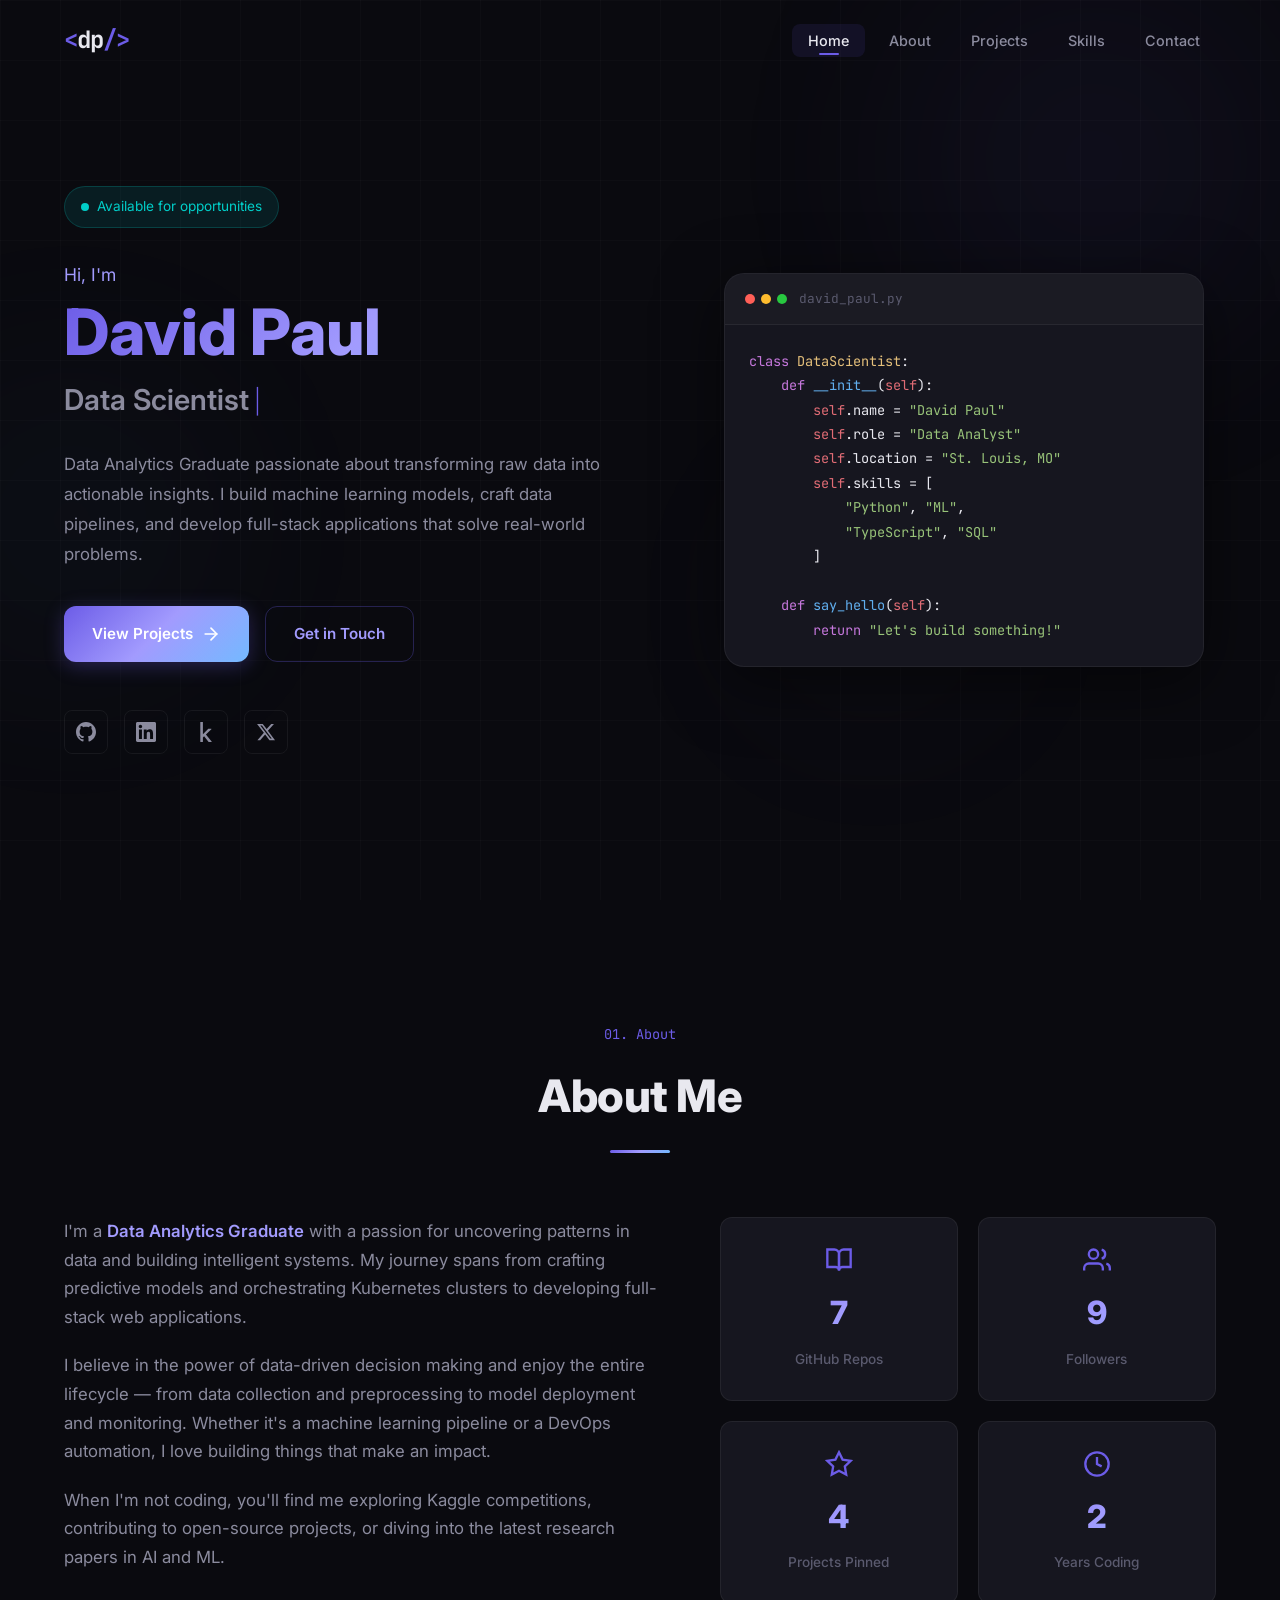
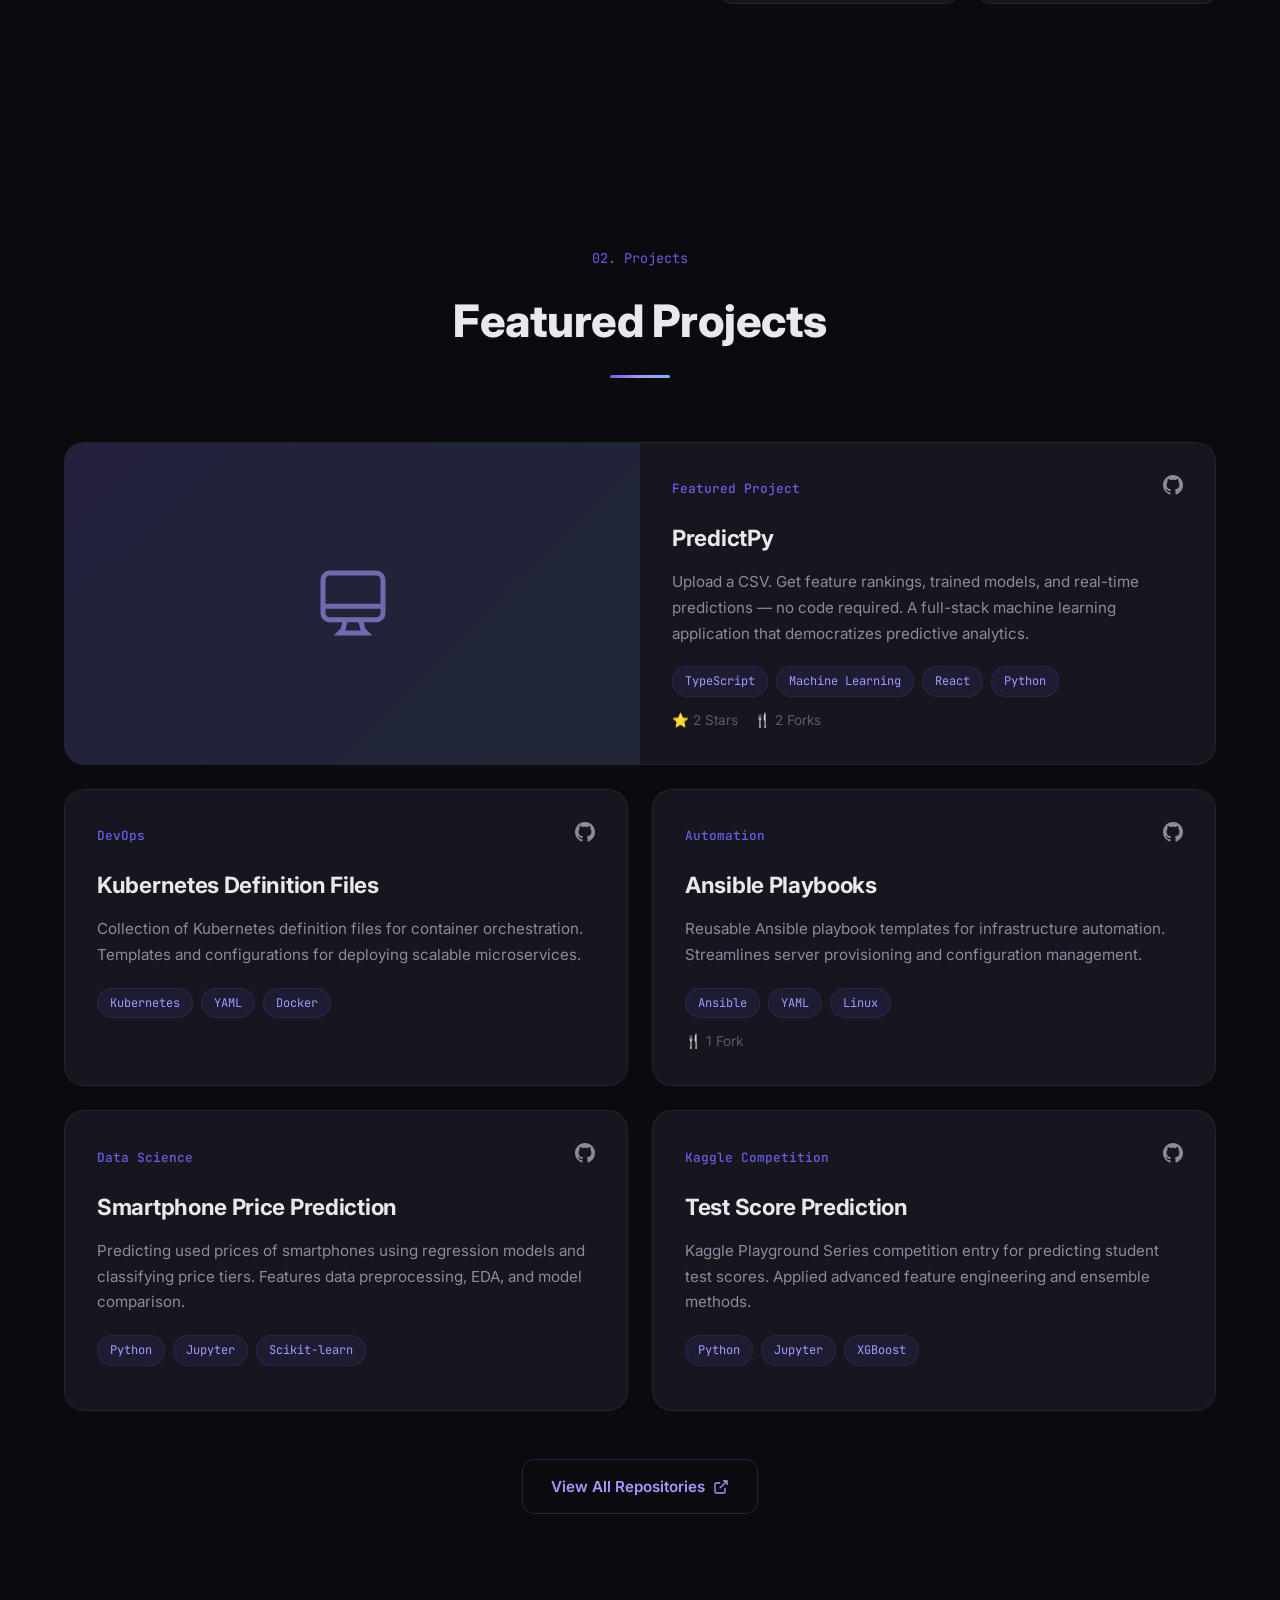
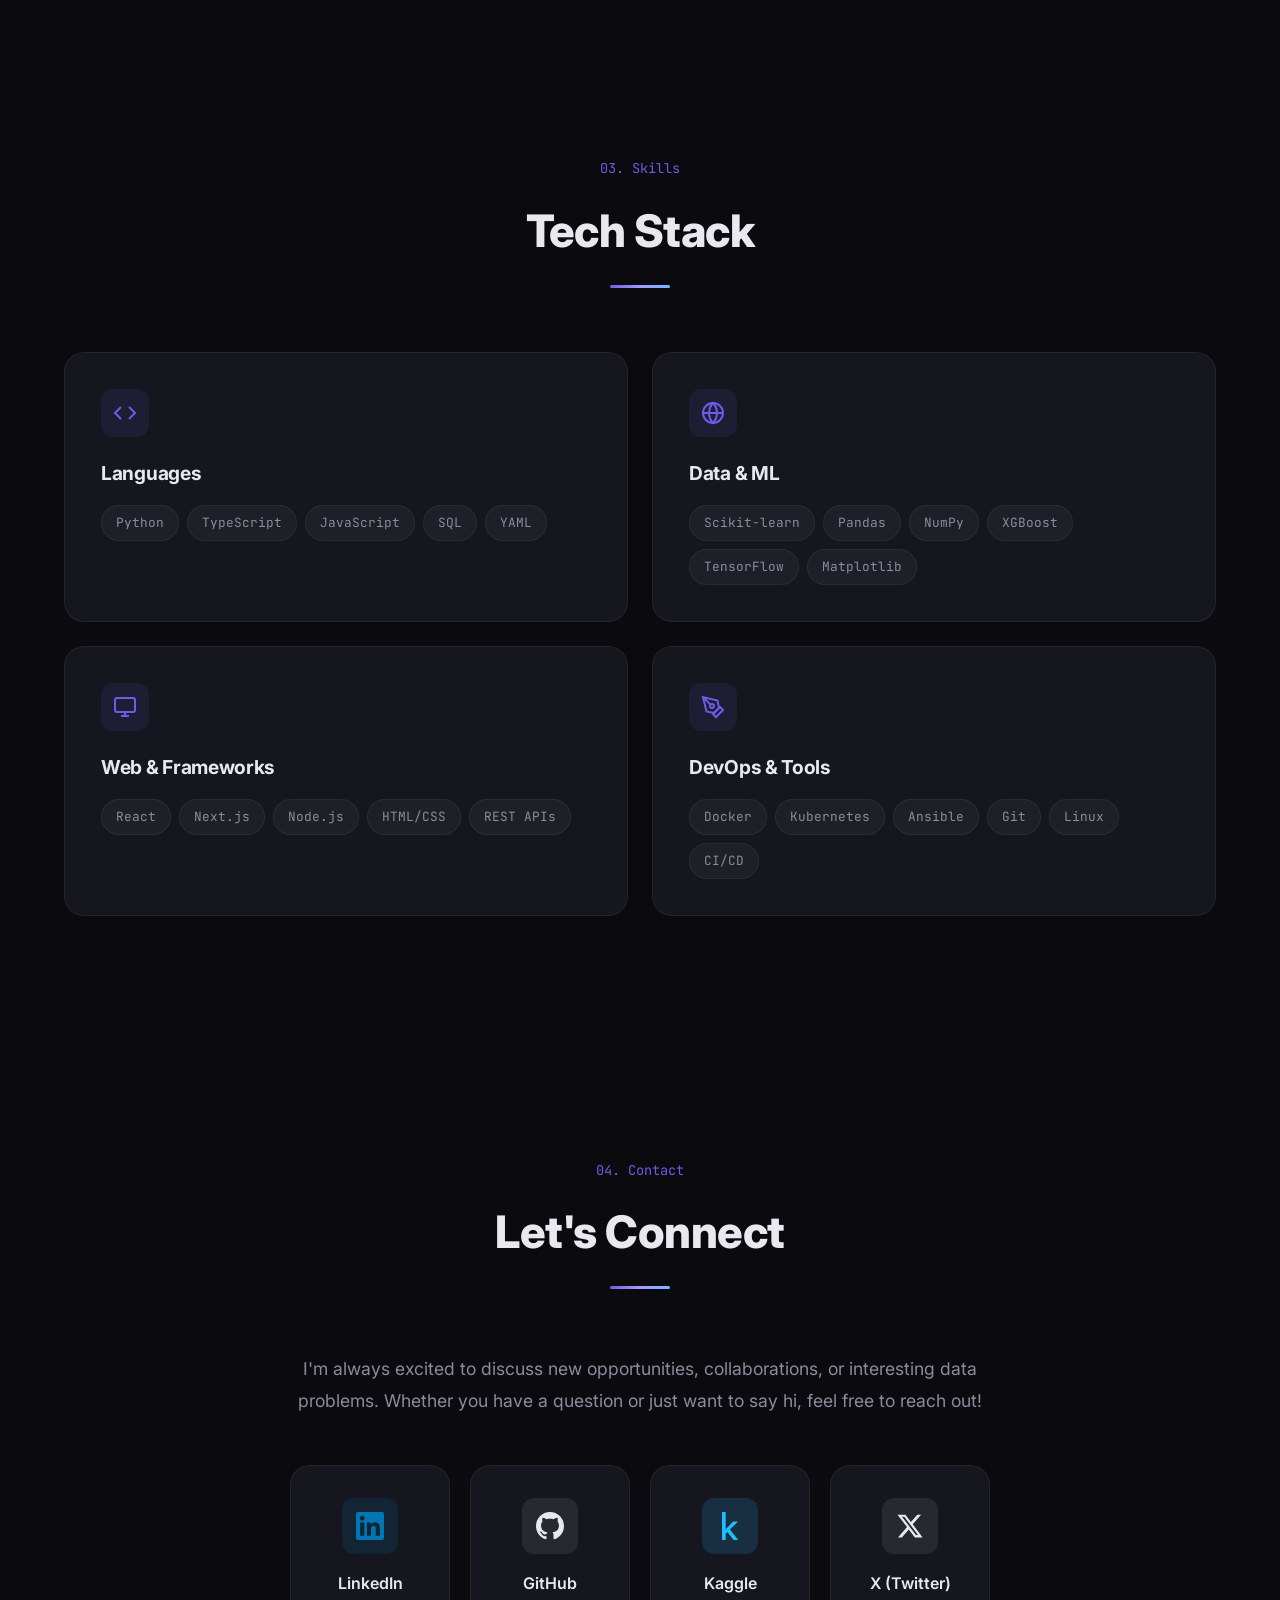
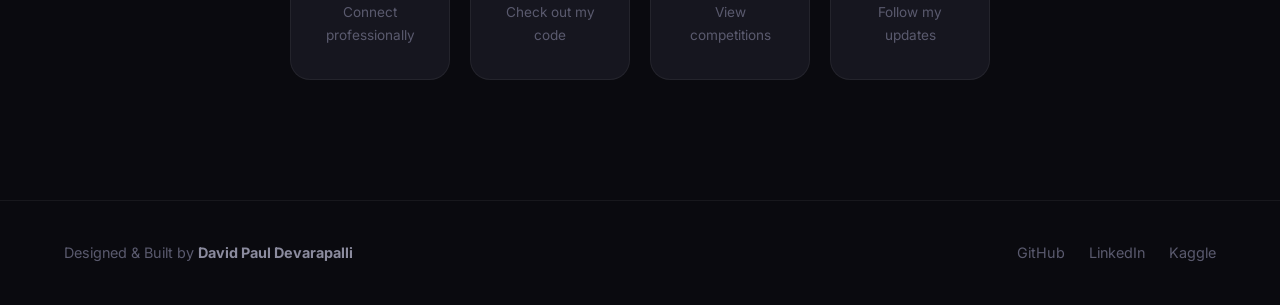
<file: index.html>
<!DOCTYPE html>
<html lang="en">
<head>
    <meta charset="UTF-8">
    <meta name="viewport" content="width=device-width, initial-scale=1.0">
    <title>David Paul Devarapalli — Data Scientist & Developer</title>
    <meta name="description" content="Portfolio of David Paul Devarapalli — Data Analytics Graduate, Machine Learning Engineer, and Full-Stack Developer based in St. Louis, MO.">
    <meta name="keywords" content="David Paul Devarapalli, Data Science, Machine Learning, Portfolio, Developer">
    <meta name="author" content="David Paul Devarapalli">
    <meta property="og:title" content="David Paul Devarapalli — Portfolio">
    <meta property="og:description" content="Data Scientist & Developer based in St. Louis, MO. Explore my projects and connect with me.">
    <meta property="og:type" content="website">
    <meta property="og:url" content="https://imdavidpaul.github.io">
    <link rel="preconnect" href="https://fonts.googleapis.com">
    <link rel="preconnect" href="https://fonts.gstatic.com" crossorigin>
    <link href="https://fonts.googleapis.com/css2?family=Inter:wght@300;400;500;600;700;800&family=JetBrains+Mono:wght@400;500&display=swap" rel="stylesheet">
    <link rel="stylesheet" href="style.css">
</head>
<body>
    <!-- Animated Background -->
    <div class="bg-grid"></div>
    <div class="gradient-orb gradient-orb-1"></div>
    <div class="gradient-orb gradient-orb-2"></div>
    <div class="gradient-orb gradient-orb-3"></div>

    <!-- Navigation -->
    <nav class="navbar" id="navbar">
        <div class="nav-container">
            <a href="#" class="nav-logo">
                <span class="logo-bracket">&lt;</span>dp<span class="logo-bracket">/&gt;</span>
            </a>
            <ul class="nav-links">
                <li><a href="#home" class="nav-link active">Home</a></li>
                <li><a href="#about" class="nav-link">About</a></li>
                <li><a href="#projects" class="nav-link">Projects</a></li>
                <li><a href="#skills" class="nav-link">Skills</a></li>
                <li><a href="#contact" class="nav-link">Contact</a></li>
            </ul>
            <button class="nav-toggle" id="navToggle" aria-label="Toggle navigation">
                <span></span>
                <span></span>
                <span></span>
            </button>
        </div>
    </nav>

    <!-- Mobile Menu -->
    <div class="mobile-menu" id="mobileMenu">
        <ul class="mobile-links">
            <li><a href="#home" class="mobile-link">Home</a></li>
            <li><a href="#about" class="mobile-link">About</a></li>
            <li><a href="#projects" class="mobile-link">Projects</a></li>
            <li><a href="#skills" class="mobile-link">Skills</a></li>
            <li><a href="#contact" class="mobile-link">Contact</a></li>
        </ul>
    </div>

    <!-- Hero Section -->
    <section class="hero" id="home">
        <div class="hero-content">
            <div class="hero-badge">
                <span class="badge-dot"></span>
                Available for opportunities
            </div>
            <h1 class="hero-title">
                <span class="hero-greeting">Hi, I'm</span>
                <span class="hero-name">David Paul</span>
                <span class="hero-role" id="typedRole"></span>
                <span class="cursor">|</span>
            </h1>
            <p class="hero-description">
                Data Analytics Graduate passionate about transforming raw data into actionable insights. 
                I build machine learning models, craft data pipelines, and develop full-stack applications 
                that solve real-world problems.
            </p>
            <div class="hero-cta">
                <a href="#projects" class="btn btn-primary">
                    <span>View Projects</span>
                    <svg width="20" height="20" viewBox="0 0 24 24" fill="none" stroke="currentColor" stroke-width="2" stroke-linecap="round" stroke-linejoin="round"><line x1="5" y1="12" x2="19" y2="12"></line><polyline points="12 5 19 12 12 19"></polyline></svg>
                </a>
                <a href="#contact" class="btn btn-outline">
                    <span>Get in Touch</span>
                </a>
            </div>
            <div class="hero-social">
                <a href="https://github.com/imdavidpaul" target="_blank" rel="noopener noreferrer" class="social-link" aria-label="GitHub">
                    <svg viewBox="0 0 24 24" fill="currentColor"><path d="M12 0c-6.626 0-12 5.373-12 12 0 5.302 3.438 9.8 8.207 11.387.599.111.793-.261.793-.577v-2.234c-3.338.726-4.033-1.416-4.033-1.416-.546-1.387-1.333-1.756-1.333-1.756-1.089-.745.083-.729.083-.729 1.205.084 1.839 1.237 1.839 1.237 1.07 1.834 2.807 1.304 3.492.997.107-.775.418-1.305.762-1.604-2.665-.305-5.467-1.334-5.467-5.931 0-1.311.469-2.381 1.236-3.221-.124-.303-.535-1.524.117-3.176 0 0 1.008-.322 3.301 1.23.957-.266 1.983-.399 3.003-.404 1.02.005 2.047.138 3.006.404 2.291-1.552 3.297-1.23 3.297-1.23.653 1.653.242 2.874.118 3.176.77.84 1.235 1.911 1.235 3.221 0 4.609-2.807 5.624-5.479 5.921.43.372.823 1.102.823 2.222v3.293c0 .319.192.694.801.576 4.765-1.589 8.199-6.086 8.199-11.386 0-6.627-5.373-12-12-12z"/></svg>
                </a>
                <a href="https://www.linkedin.com/in/devarapallidavidpaul/" target="_blank" rel="noopener noreferrer" class="social-link" aria-label="LinkedIn">
                    <svg viewBox="0 0 24 24" fill="currentColor"><path d="M20.447 20.452h-3.554v-5.569c0-1.328-.027-3.037-1.852-3.037-1.853 0-2.136 1.445-2.136 2.939v5.667H9.351V9h3.414v1.561h.046c.477-.9 1.637-1.85 3.37-1.85 3.601 0 4.267 2.37 4.267 5.455v6.286zM5.337 7.433c-1.144 0-2.063-.926-2.063-2.065 0-1.138.92-2.063 2.063-2.063 1.14 0 2.064.925 2.064 2.063 0 1.139-.925 2.065-2.064 2.065zm1.782 13.019H3.555V9h3.564v11.452zM22.225 0H1.771C.792 0 0 .774 0 1.729v20.542C0 23.227.792 24 1.771 24h20.451C23.2 24 24 23.227 24 22.271V1.729C24 .774 23.2 0 22.222 0h.003z"/></svg>
                </a>
                <a href="https://www.kaggle.com/erigor" target="_blank" rel="noopener noreferrer" class="social-link" aria-label="Kaggle">
                    <svg viewBox="0 0 24 24" fill="currentColor"><path d="M18.825 23.859c-.022.092-.117.141-.281.141h-3.139c-.187 0-.351-.082-.492-.248l-5.178-6.589-1.448 1.374v5.111c0 .235-.117.352-.351.352H5.505c-.236 0-.354-.117-.354-.352V.353c0-.233.118-.353.354-.353h2.431c.234 0 .351.12.351.353v14.343l6.203-6.272c.165-.165.33-.246.495-.246h3.239c.144 0 .236.06.281.18.046.149.034.238-.036.27l-6.555 6.344 6.836 8.507c.095.104.117.208.075.305z"/></svg>
                </a>
                <a href="https://x.com/imdavidpaul" target="_blank" rel="noopener noreferrer" class="social-link" aria-label="X (Twitter)">
                    <svg viewBox="0 0 24 24" fill="currentColor"><path d="M18.244 2.25h3.308l-7.227 8.26 8.502 11.24H16.17l-5.214-6.817L4.99 21.75H1.68l7.73-8.835L1.254 2.25H8.08l4.713 6.231zm-1.161 17.52h1.833L7.084 4.126H5.117z"/></svg>
                </a>
            </div>
        </div>
        <div class="hero-visual">
            <div class="code-window">
                <div class="code-header">
                    <div class="code-dots">
                        <span class="dot dot-red"></span>
                        <span class="dot dot-yellow"></span>
                        <span class="dot dot-green"></span>
                    </div>
                    <span class="code-title">david_paul.py</span>
                </div>
                <pre class="code-body"><code><span class="code-keyword">class</span> <span class="code-class">DataScientist</span>:
    <span class="code-keyword">def</span> <span class="code-func">__init__</span>(<span class="code-param">self</span>):
        <span class="code-param">self</span>.name = <span class="code-string">"David Paul"</span>
        <span class="code-param">self</span>.role = <span class="code-string">"Data Analyst"</span>
        <span class="code-param">self</span>.location = <span class="code-string">"St. Louis, MO"</span>
        <span class="code-param">self</span>.skills = [
            <span class="code-string">"Python"</span>, <span class="code-string">"ML"</span>,
            <span class="code-string">"TypeScript"</span>, <span class="code-string">"SQL"</span>
        ]

    <span class="code-keyword">def</span> <span class="code-func">say_hello</span>(<span class="code-param">self</span>):
        <span class="code-keyword">return</span> <span class="code-string">"Let's build something!"</span></code></pre>
            </div>
        </div>
    </section>

    <!-- About Section -->
    <section class="section about" id="about">
        <div class="container">
            <div class="section-header">
                <span class="section-tag">01. About</span>
                <h2 class="section-title">About Me</h2>
                <div class="section-line"></div>
            </div>
            <div class="about-grid">
                <div class="about-text">
                    <p>
                        I'm a <strong>Data Analytics Graduate</strong> with a passion for uncovering patterns in data 
                        and building intelligent systems. My journey spans from crafting predictive models and 
                        orchestrating Kubernetes clusters to developing full-stack web applications.
                    </p>
                    <p>
                        I believe in the power of data-driven decision making and enjoy the entire lifecycle — 
                        from data collection and preprocessing to model deployment and monitoring. Whether it's 
                        a machine learning pipeline or a DevOps automation, I love building things that make an impact.
                    </p>
                    <p>
                        When I'm not coding, you'll find me exploring Kaggle competitions, contributing to 
                        open-source projects, or diving into the latest research papers in AI and ML.
                    </p>
                </div>
                <div class="about-stats">
                    <div class="stat-card">
                        <div class="stat-icon">
                            <svg viewBox="0 0 24 24" fill="none" stroke="currentColor" stroke-width="2"><path d="M2 3h6a4 4 0 0 1 4 4v14a3 3 0 0 0-3-3H2z"></path><path d="M22 3h-6a4 4 0 0 0-4 4v14a3 3 0 0 1 3-3h7z"></path></svg>
                        </div>
                        <span class="stat-number" data-target="8">0</span>
                        <span class="stat-label">GitHub Repos</span>
                    </div>
                    <div class="stat-card">
                        <div class="stat-icon">
                            <svg viewBox="0 0 24 24" fill="none" stroke="currentColor" stroke-width="2"><path d="M17 21v-2a4 4 0 0 0-4-4H5a4 4 0 0 0-4 4v2"></path><circle cx="9" cy="7" r="4"></circle><path d="M23 21v-2a4 4 0 0 0-3-3.87"></path><path d="M16 3.13a4 4 0 0 1 0 7.75"></path></svg>
                        </div>
                        <span class="stat-number" data-target="10">0</span>
                        <span class="stat-label">Followers</span>
                    </div>
                    <div class="stat-card">
                        <div class="stat-icon">
                            <svg viewBox="0 0 24 24" fill="none" stroke="currentColor" stroke-width="2"><polygon points="12 2 15.09 8.26 22 9.27 17 14.14 18.18 21.02 12 17.77 5.82 21.02 7 14.14 2 9.27 8.91 8.26 12 2"></polygon></svg>
                        </div>
                        <span class="stat-number" data-target="5">0</span>
                        <span class="stat-label">Projects Pinned</span>
                    </div>
                    <div class="stat-card">
                        <div class="stat-icon">
                            <svg viewBox="0 0 24 24" fill="none" stroke="currentColor" stroke-width="2"><circle cx="12" cy="12" r="10"></circle><polyline points="12 6 12 12 16 14"></polyline></svg>
                        </div>
                        <span class="stat-number" data-target="3">0</span>
                        <span class="stat-label">Years Coding</span>
                    </div>
                </div>
            </div>
        </div>
    </section>

    <!-- Projects Section -->
    <section class="section projects" id="projects">
        <div class="container">
            <div class="section-header">
                <span class="section-tag">02. Projects</span>
                <h2 class="section-title">Featured Projects</h2>
                <div class="section-line"></div>
            </div>
            <div class="projects-grid">
                <!-- Project 1 -->
                <article class="project-card featured">
                    <div class="project-image">
                        <div class="project-overlay"></div>
                        <div class="project-icon-large">
                            <svg viewBox="0 0 24 24" fill="none" stroke="currentColor" stroke-width="1.5"><path d="M9.75 17L9 20l-1 1h8l-1-1-.75-3M3 13h18M5 17h14a2 2 0 002-2V5a2 2 0 00-2-2H5a2 2 0 00-2 2v10a2 2 0 002 2z"/></svg>
                        </div>
                    </div>
                    <div class="project-content">
                        <div class="project-meta">
                            <span class="project-label">Featured Project</span>
                            <div class="project-links">
                                <a href="https://github.com/imdavidpaul/PredictPy" target="_blank" rel="noopener noreferrer" aria-label="View on GitHub">
                                    <svg viewBox="0 0 24 24" fill="currentColor" width="20" height="20"><path d="M12 0c-6.626 0-12 5.373-12 12 0 5.302 3.438 9.8 8.207 11.387.599.111.793-.261.793-.577v-2.234c-3.338.726-4.033-1.416-4.033-1.416-.546-1.387-1.333-1.756-1.333-1.756-1.089-.745.083-.729.083-.729 1.205.084 1.839 1.237 1.839 1.237 1.07 1.834 2.807 1.304 3.492.997.107-.775.418-1.305.762-1.604-2.665-.305-5.467-1.334-5.467-5.931 0-1.311.469-2.381 1.236-3.221-.124-.303-.535-1.524.117-3.176 0 0 1.008-.322 3.301 1.23.957-.266 1.983-.399 3.003-.404 1.02.005 2.047.138 3.006.404 2.291-1.552 3.297-1.23 3.297-1.23.653 1.653.242 2.874.118 3.176.77.84 1.235 1.911 1.235 3.221 0 4.609-2.807 5.624-5.479 5.921.43.372.823 1.102.823 2.222v3.293c0 .319.192.694.801.576 4.765-1.589 8.199-6.086 8.199-11.386 0-6.627-5.373-12-12-12z"/></svg>
                                </a>
                            </div>
                        </div>
                        <h3 class="project-title">PredictPy</h3>
                        <p class="project-description">
                            Upload a CSV. Get feature rankings, trained models, and real-time predictions — no code required. 
                            A full-stack machine learning application that democratizes predictive analytics.
                        </p>
                        <div class="project-tech">
                            <span>TypeScript</span>
                            <span>Machine Learning</span>
                            <span>React</span>
                            <span>Python</span>
                        </div>
                        <div class="project-stats-row">
                            <span class="project-stat">⭐ 2 Stars</span>
                            <span class="project-stat">🍴 2 Forks</span>
                        </div>
                    </div>
                </article>

                <!-- Project 2 -->
                <article class="project-card">
                    <div class="project-content">
                        <div class="project-meta">
                            <span class="project-label">DevOps</span>
                            <div class="project-links">
                                <a href="https://github.com/imdavidpaul/Kubernetes-def-files" target="_blank" rel="noopener noreferrer" aria-label="View on GitHub">
                                    <svg viewBox="0 0 24 24" fill="currentColor" width="20" height="20"><path d="M12 0c-6.626 0-12 5.373-12 12 0 5.302 3.438 9.8 8.207 11.387.599.111.793-.261.793-.577v-2.234c-3.338.726-4.033-1.416-4.033-1.416-.546-1.387-1.333-1.756-1.333-1.756-1.089-.745.083-.729.083-.729 1.205.084 1.839 1.237 1.839 1.237 1.07 1.834 2.807 1.304 3.492.997.107-.775.418-1.305.762-1.604-2.665-.305-5.467-1.334-5.467-5.931 0-1.311.469-2.381 1.236-3.221-.124-.303-.535-1.524.117-3.176 0 0 1.008-.322 3.301 1.23.957-.266 1.983-.399 3.003-.404 1.02.005 2.047.138 3.006.404 2.291-1.552 3.297-1.23 3.297-1.23.653 1.653.242 2.874.118 3.176.77.84 1.235 1.911 1.235 3.221 0 4.609-2.807 5.624-5.479 5.921.43.372.823 1.102.823 2.222v3.293c0 .319.192.694.801.576 4.765-1.589 8.199-6.086 8.199-11.386 0-6.627-5.373-12-12-12z"/></svg>
                                </a>
                            </div>
                        </div>
                        <h3 class="project-title">Kubernetes Definition Files</h3>
                        <p class="project-description">
                            Collection of Kubernetes definition files for container orchestration. Templates and configurations 
                            for deploying scalable microservices.
                        </p>
                        <div class="project-tech">
                            <span>Kubernetes</span>
                            <span>YAML</span>
                            <span>Docker</span>
                        </div>
                    </div>
                </article>

                <!-- Project 3 -->
                <article class="project-card">
                    <div class="project-content">
                        <div class="project-meta">
                            <span class="project-label">Automation</span>
                            <div class="project-links">
                                <a href="https://github.com/imdavidpaul/Ansible-playbooks" target="_blank" rel="noopener noreferrer" aria-label="View on GitHub">
                                    <svg viewBox="0 0 24 24" fill="currentColor" width="20" height="20"><path d="M12 0c-6.626 0-12 5.373-12 12 0 5.302 3.438 9.8 8.207 11.387.599.111.793-.261.793-.577v-2.234c-3.338.726-4.033-1.416-4.033-1.416-.546-1.387-1.333-1.756-1.333-1.756-1.089-.745.083-.729.083-.729 1.205.084 1.839 1.237 1.839 1.237 1.07 1.834 2.807 1.304 3.492.997.107-.775.418-1.305.762-1.604-2.665-.305-5.467-1.334-5.467-5.931 0-1.311.469-2.381 1.236-3.221-.124-.303-.535-1.524.117-3.176 0 0 1.008-.322 3.301 1.23.957-.266 1.983-.399 3.003-.404 1.02.005 2.047.138 3.006.404 2.291-1.552 3.297-1.23 3.297-1.23.653 1.653.242 2.874.118 3.176.77.84 1.235 1.911 1.235 3.221 0 4.609-2.807 5.624-5.479 5.921.43.372.823 1.102.823 2.222v3.293c0 .319.192.694.801.576 4.765-1.589 8.199-6.086 8.199-11.386 0-6.627-5.373-12-12-12z"/></svg>
                                </a>
                            </div>
                        </div>
                        <h3 class="project-title">Ansible Playbooks</h3>
                        <p class="project-description">
                            Reusable Ansible playbook templates for infrastructure automation. Streamlines server provisioning 
                            and configuration management.
                        </p>
                        <div class="project-tech">
                            <span>Ansible</span>
                            <span>YAML</span>
                            <span>Linux</span>
                        </div>
                        <div class="project-stats-row">
                            <span class="project-stat">🍴 1 Fork</span>
                        </div>
                    </div>
                </article>

                <!-- Project 4 -->
                <article class="project-card">
                    <div class="project-content">
                        <div class="project-meta">
                            <span class="project-label">Data Science</span>
                            <div class="project-links">
                                <a href="https://github.com/imdavidpaul/Smartphones-used-prices" target="_blank" rel="noopener noreferrer" aria-label="View on GitHub">
                                    <svg viewBox="0 0 24 24" fill="currentColor" width="20" height="20"><path d="M12 0c-6.626 0-12 5.373-12 12 0 5.302 3.438 9.8 8.207 11.387.599.111.793-.261.793-.577v-2.234c-3.338.726-4.033-1.416-4.033-1.416-.546-1.387-1.333-1.756-1.333-1.756-1.089-.745.083-.729.083-.729 1.205.084 1.839 1.237 1.839 1.237 1.07 1.834 2.807 1.304 3.492.997.107-.775.418-1.305.762-1.604-2.665-.305-5.467-1.334-5.467-5.931 0-1.311.469-2.381 1.236-3.221-.124-.303-.535-1.524.117-3.176 0 0 1.008-.322 3.301 1.23.957-.266 1.983-.399 3.003-.404 1.02.005 2.047.138 3.006.404 2.291-1.552 3.297-1.23 3.297-1.23.653 1.653.242 2.874.118 3.176.77.84 1.235 1.911 1.235 3.221 0 4.609-2.807 5.624-5.479 5.921.43.372.823 1.102.823 2.222v3.293c0 .319.192.694.801.576 4.765-1.589 8.199-6.086 8.199-11.386 0-6.627-5.373-12-12-12z"/></svg>
                                </a>
                            </div>
                        </div>
                        <h3 class="project-title">Smartphone Price Prediction</h3>
                        <p class="project-description">
                            Predicting used prices of smartphones using regression models and classifying price tiers. 
                            Features data preprocessing, EDA, and model comparison.
                        </p>
                        <div class="project-tech">
                            <span>Python</span>
                            <span>Jupyter</span>
                            <span>Scikit-learn</span>
                        </div>
                    </div>
                </article>

                <!-- Project 5 -->
                <article class="project-card">
                    <div class="project-content">
                        <div class="project-meta">
                            <span class="project-label">Kaggle Competition</span>
                            <div class="project-links">
                                <a href="https://github.com/imdavidpaul/Predicting-Test-Score-S6E1" target="_blank" rel="noopener noreferrer" aria-label="View on GitHub">
                                    <svg viewBox="0 0 24 24" fill="currentColor" width="20" height="20"><path d="M12 0c-6.626 0-12 5.373-12 12 0 5.302 3.438 9.8 8.207 11.387.599.111.793-.261.793-.577v-2.234c-3.338.726-4.033-1.416-4.033-1.416-.546-1.387-1.333-1.756-1.333-1.756-1.089-.745.083-.729.083-.729 1.205.084 1.839 1.237 1.839 1.237 1.07 1.834 2.807 1.304 3.492.997.107-.775.418-1.305.762-1.604-2.665-.305-5.467-1.334-5.467-5.931 0-1.311.469-2.381 1.236-3.221-.124-.303-.535-1.524.117-3.176 0 0 1.008-.322 3.301 1.23.957-.266 1.983-.399 3.003-.404 1.02.005 2.047.138 3.006.404 2.291-1.552 3.297-1.23 3.297-1.23.653 1.653.242 2.874.118 3.176.77.84 1.235 1.911 1.235 3.221 0 4.609-2.807 5.624-5.479 5.921.43.372.823 1.102.823 2.222v3.293c0 .319.192.694.801.576 4.765-1.589 8.199-6.086 8.199-11.386 0-6.627-5.373-12-12-12z"/></svg>
                                </a>
                            </div>
                        </div>
                        <h3 class="project-title">Test Score Prediction</h3>
                        <p class="project-description">
                            Kaggle Playground Series competition entry for predicting student test scores. 
                            Applied advanced feature engineering and ensemble methods.
                        </p>
                        <div class="project-tech">
                            <span>Python</span>
                            <span>Jupyter</span>
                            <span>XGBoost</span>
                        </div>
                    </div>
                </article>
            </div>
            <div class="projects-cta">
                <a href="https://github.com/imdavidpaul?tab=repositories" target="_blank" rel="noopener noreferrer" class="btn btn-outline">
                    View All Repositories
                    <svg width="16" height="16" viewBox="0 0 24 24" fill="none" stroke="currentColor" stroke-width="2"><path d="M18 13v6a2 2 0 0 1-2 2H5a2 2 0 0 1-2-2V8a2 2 0 0 1 2-2h6"></path><polyline points="15 3 21 3 21 9"></polyline><line x1="10" y1="14" x2="21" y2="3"></line></svg>
                </a>
            </div>
        </div>
    </section>

    <!-- Skills Section -->
    <section class="section skills" id="skills">
        <div class="container">
            <div class="section-header">
                <span class="section-tag">03. Skills</span>
                <h2 class="section-title">Tech Stack</h2>
                <div class="section-line"></div>
            </div>
            <div class="skills-grid">
                <div class="skill-category">
                    <div class="skill-category-icon">
                        <svg viewBox="0 0 24 24" fill="none" stroke="currentColor" stroke-width="2"><polyline points="16 18 22 12 16 6"></polyline><polyline points="8 6 2 12 8 18"></polyline></svg>
                    </div>
                    <h3>Languages</h3>
                    <div class="skill-tags">
                        <span class="skill-tag">Python</span>
                        <span class="skill-tag">TypeScript</span>
                        <span class="skill-tag">JavaScript</span>
                        <span class="skill-tag">SQL</span>
                        <span class="skill-tag">YAML</span>
                    </div>
                </div>
                <div class="skill-category">
                    <div class="skill-category-icon">
                        <svg viewBox="0 0 24 24" fill="none" stroke="currentColor" stroke-width="2"><circle cx="12" cy="12" r="10"></circle><line x1="2" y1="12" x2="22" y2="12"></line><path d="M12 2a15.3 15.3 0 0 1 4 10 15.3 15.3 0 0 1-4 10 15.3 15.3 0 0 1-4-10 15.3 15.3 0 0 1 4-10z"></path></svg>
                    </div>
                    <h3>Data & ML</h3>
                    <div class="skill-tags">
                        <span class="skill-tag">Scikit-learn</span>
                        <span class="skill-tag">Pandas</span>
                        <span class="skill-tag">NumPy</span>
                        <span class="skill-tag">XGBoost</span>
                        <span class="skill-tag">TensorFlow</span>
                        <span class="skill-tag">Matplotlib</span>
                    </div>
                </div>
                <div class="skill-category">
                    <div class="skill-category-icon">
                        <svg viewBox="0 0 24 24" fill="none" stroke="currentColor" stroke-width="2"><rect x="2" y="3" width="20" height="14" rx="2" ry="2"></rect><line x1="8" y1="21" x2="16" y2="21"></line><line x1="12" y1="17" x2="12" y2="21"></line></svg>
                    </div>
                    <h3>Web & Frameworks</h3>
                    <div class="skill-tags">
                        <span class="skill-tag">React</span>
                        <span class="skill-tag">Next.js</span>
                        <span class="skill-tag">Node.js</span>
                        <span class="skill-tag">HTML/CSS</span>
                        <span class="skill-tag">REST APIs</span>
                    </div>
                </div>
                <div class="skill-category">
                    <div class="skill-category-icon">
                        <svg viewBox="0 0 24 24" fill="none" stroke="currentColor" stroke-width="2"><path d="M12 19l7-7 3 3-7 7-3-3z"></path><path d="M18 13l-1.5-7.5L2 2l3.5 14.5L13 18l5-5z"></path><path d="M2 2l7.586 7.586"></path><circle cx="11" cy="11" r="2"></circle></svg>
                    </div>
                    <h3>DevOps & Tools</h3>
                    <div class="skill-tags">
                        <span class="skill-tag">Docker</span>
                        <span class="skill-tag">Kubernetes</span>
                        <span class="skill-tag">Ansible</span>
                        <span class="skill-tag">Git</span>
                        <span class="skill-tag">Linux</span>
                        <span class="skill-tag">CI/CD</span>
                    </div>
                </div>
            </div>
        </div>
    </section>

    <!-- Contact Section -->
    <section class="section contact" id="contact">
        <div class="container">
            <div class="section-header">
                <span class="section-tag">04. Contact</span>
                <h2 class="section-title">Let's Connect</h2>
                <div class="section-line"></div>
            </div>
            <div class="contact-content">
                <p class="contact-text">
                    I'm always excited to discuss new opportunities, collaborations, or interesting data problems. 
                    Whether you have a question or just want to say hi, feel free to reach out!
                </p>
                <div class="contact-cards">
                    <a href="https://www.linkedin.com/in/devarapallidavidpaul/" target="_blank" rel="noopener noreferrer" class="contact-card">
                        <div class="contact-card-icon linkedin-icon">
                            <svg viewBox="0 0 24 24" fill="currentColor"><path d="M20.447 20.452h-3.554v-5.569c0-1.328-.027-3.037-1.852-3.037-1.853 0-2.136 1.445-2.136 2.939v5.667H9.351V9h3.414v1.561h.046c.477-.9 1.637-1.85 3.37-1.85 3.601 0 4.267 2.37 4.267 5.455v6.286zM5.337 7.433c-1.144 0-2.063-.926-2.063-2.065 0-1.138.92-2.063 2.063-2.063 1.14 0 2.064.925 2.064 2.063 0 1.139-.925 2.065-2.064 2.065zm1.782 13.019H3.555V9h3.564v11.452zM22.225 0H1.771C.792 0 0 .774 0 1.729v20.542C0 23.227.792 24 1.771 24h20.451C23.2 24 24 23.227 24 22.271V1.729C24 .774 23.2 0 22.222 0h.003z"/></svg>
                        </div>
                        <h3>LinkedIn</h3>
                        <p>Connect professionally</p>
                    </a>
                    <a href="https://github.com/imdavidpaul" target="_blank" rel="noopener noreferrer" class="contact-card">
                        <div class="contact-card-icon github-icon">
                            <svg viewBox="0 0 24 24" fill="currentColor"><path d="M12 0c-6.626 0-12 5.373-12 12 0 5.302 3.438 9.8 8.207 11.387.599.111.793-.261.793-.577v-2.234c-3.338.726-4.033-1.416-4.033-1.416-.546-1.387-1.333-1.756-1.333-1.756-1.089-.745.083-.729.083-.729 1.205.084 1.839 1.237 1.839 1.237 1.07 1.834 2.807 1.304 3.492.997.107-.775.418-1.305.762-1.604-2.665-.305-5.467-1.334-5.467-5.931 0-1.311.469-2.381 1.236-3.221-.124-.303-.535-1.524.117-3.176 0 0 1.008-.322 3.301 1.23.957-.266 1.983-.399 3.003-.404 1.02.005 2.047.138 3.006.404 2.291-1.552 3.297-1.23 3.297-1.23.653 1.653.242 2.874.118 3.176.77.84 1.235 1.911 1.235 3.221 0 4.609-2.807 5.624-5.479 5.921.43.372.823 1.102.823 2.222v3.293c0 .319.192.694.801.576 4.765-1.589 8.199-6.086 8.199-11.386 0-6.627-5.373-12-12-12z"/></svg>
                        </div>
                        <h3>GitHub</h3>
                        <p>Check out my code</p>
                    </a>
                    <a href="https://www.kaggle.com/erigor" target="_blank" rel="noopener noreferrer" class="contact-card">
                        <div class="contact-card-icon kaggle-icon">
                            <svg viewBox="0 0 24 24" fill="currentColor"><path d="M18.825 23.859c-.022.092-.117.141-.281.141h-3.139c-.187 0-.351-.082-.492-.248l-5.178-6.589-1.448 1.374v5.111c0 .235-.117.352-.351.352H5.505c-.236 0-.354-.117-.354-.352V.353c0-.233.118-.353.354-.353h2.431c.234 0 .351.12.351.353v14.343l6.203-6.272c.165-.165.33-.246.495-.246h3.239c.144 0 .236.06.281.18.046.149.034.238-.036.27l-6.555 6.344 6.836 8.507c.095.104.117.208.075.305z"/></svg>
                        </div>
                        <h3>Kaggle</h3>
                        <p>View competitions</p>
                    </a>
                    <a href="https://x.com/imdavidpaul" target="_blank" rel="noopener noreferrer" class="contact-card">
                        <div class="contact-card-icon twitter-icon">
                            <svg viewBox="0 0 24 24" fill="currentColor"><path d="M18.244 2.25h3.308l-7.227 8.26 8.502 11.24H16.17l-5.214-6.817L4.99 21.75H1.68l7.73-8.835L1.254 2.25H8.08l4.713 6.231zm-1.161 17.52h1.833L7.084 4.126H5.117z"/></svg>
                        </div>
                        <h3>X (Twitter)</h3>
                        <p>Follow my updates</p>
                    </a>
                </div>
            </div>
        </div>
    </section>

    <!-- Footer -->
    <footer class="footer">
        <div class="container">
            <div class="footer-content">
                <p class="footer-text">
                    Designed & Built by <strong>David Paul Devarapalli</strong>
                </p>
                <div class="footer-links">
                    <a href="https://github.com/imdavidpaul" target="_blank" rel="noopener noreferrer">GitHub</a>
                    <a href="https://www.linkedin.com/in/devarapallidavidpaul/" target="_blank" rel="noopener noreferrer">LinkedIn</a>
                    <a href="https://www.kaggle.com/erigor" target="_blank" rel="noopener noreferrer">Kaggle</a>
                </div>
            </div>
        </div>
    </footer>

    <script src="script.js"></script>
</body>
</html>
</file>
<file: style.css>
/* ===========================
   CSS Custom Properties
   =========================== */
:root {
    --bg-primary: #0a0a0f;
    --bg-secondary: #12121a;
    --bg-card: #16161f;
    --bg-card-hover: #1c1c28;
    --bg-glass: rgba(22, 22, 31, 0.7);

    --text-primary: #e8e8ef;
    --text-secondary: #8b8b9e;
    --text-muted: #5a5a6e;

    --accent-primary: #6c5ce7;
    --accent-secondary: #a29bfe;
    --accent-glow: rgba(108, 92, 231, 0.3);
    --accent-gradient: linear-gradient(135deg, #6c5ce7 0%, #a29bfe 50%, #74b9ff 100%);

    --success: #00cec9;
    --warning: #fdcb6e;

    --border-color: rgba(255, 255, 255, 0.06);
    --border-hover: rgba(108, 92, 231, 0.3);

    --shadow-sm: 0 2px 8px rgba(0, 0, 0, 0.3);
    --shadow-md: 0 8px 32px rgba(0, 0, 0, 0.4);
    --shadow-lg: 0 16px 64px rgba(0, 0, 0, 0.5);
    --shadow-glow: 0 0 40px rgba(108, 92, 231, 0.15);

    --radius-sm: 8px;
    --radius-md: 12px;
    --radius-lg: 20px;
    --radius-xl: 28px;

    --font-main: 'Inter', -apple-system, BlinkMacSystemFont, sans-serif;
    --font-mono: 'JetBrains Mono', 'Fira Code', monospace;

    --transition-fast: 0.2s cubic-bezier(0.4, 0, 0.2, 1);
    --transition-medium: 0.3s cubic-bezier(0.4, 0, 0.2, 1);
    --transition-slow: 0.5s cubic-bezier(0.4, 0, 0.2, 1);

    --container-max: 1200px;
    --section-padding: 120px;
}

/* ===========================
   Reset & Base
   =========================== */
*, *::before, *::after {
    margin: 0;
    padding: 0;
    box-sizing: border-box;
}

html {
    scroll-behavior: smooth;
    font-size: 16px;
    -webkit-font-smoothing: antialiased;
    -moz-osx-font-smoothing: grayscale;
}

body {
    font-family: var(--font-main);
    background-color: var(--bg-primary);
    color: var(--text-primary);
    line-height: 1.7;
    overflow-x: hidden;
    position: relative;
}

::selection {
    background: var(--accent-primary);
    color: #fff;
}

a {
    color: var(--accent-secondary);
    text-decoration: none;
    transition: color var(--transition-fast);
}

a:hover {
    color: var(--accent-primary);
}

img {
    max-width: 100%;
    display: block;
}

/* ===========================
   Background Effects
   =========================== */
.bg-grid {
    position: fixed;
    top: 0;
    left: 0;
    width: 100%;
    height: 100%;
    background-image:
        linear-gradient(rgba(255, 255, 255, 0.02) 1px, transparent 1px),
        linear-gradient(90deg, rgba(255, 255, 255, 0.02) 1px, transparent 1px);
    background-size: 60px 60px;
    z-index: 0;
    pointer-events: none;
}

.gradient-orb {
    position: fixed;
    border-radius: 50%;
    filter: blur(120px);
    opacity: 0.4;
    z-index: 0;
    pointer-events: none;
    animation: float 20s ease-in-out infinite;
}

.gradient-orb-1 {
    width: 500px;
    height: 500px;
    background: radial-gradient(circle, rgba(108, 92, 231, 0.3), transparent 70%);
    top: -10%;
    right: -5%;
}

.gradient-orb-2 {
    width: 400px;
    height: 400px;
    background: radial-gradient(circle, rgba(116, 185, 255, 0.2), transparent 70%);
    bottom: 20%;
    left: -10%;
    animation-delay: -7s;
}

.gradient-orb-3 {
    width: 300px;
    height: 300px;
    background: radial-gradient(circle, rgba(162, 155, 254, 0.2), transparent 70%);
    top: 50%;
    right: 20%;
    animation-delay: -14s;
}

@keyframes float {
    0%, 100% { transform: translate(0, 0) scale(1); }
    25% { transform: translate(30px, -30px) scale(1.05); }
    50% { transform: translate(-20px, 20px) scale(0.95); }
    75% { transform: translate(15px, 10px) scale(1.02); }
}

/* ===========================
   Container
   =========================== */
.container {
    max-width: var(--container-max);
    margin: 0 auto;
    padding: 0 24px;
}

/* ===========================
   Navigation
   =========================== */
.navbar {
    position: fixed;
    top: 0;
    left: 0;
    right: 0;
    z-index: 1000;
    padding: 20px 0;
    transition: all var(--transition-medium);
    backdrop-filter: blur(0px);
}

.navbar.scrolled {
    padding: 12px 0;
    background: var(--bg-glass);
    backdrop-filter: blur(20px);
    border-bottom: 1px solid var(--border-color);
}

.nav-container {
    max-width: var(--container-max);
    margin: 0 auto;
    padding: 0 24px;
    display: flex;
    align-items: center;
    justify-content: space-between;
}

.nav-logo {
    font-family: var(--font-mono);
    font-size: 1.5rem;
    font-weight: 700;
    color: var(--text-primary);
    text-decoration: none;
    letter-spacing: -1px;
}

.logo-bracket {
    color: var(--accent-primary);
}

.nav-links {
    display: flex;
    list-style: none;
    gap: 8px;
}

.nav-link {
    color: var(--text-secondary);
    text-decoration: none;
    padding: 8px 16px;
    border-radius: var(--radius-sm);
    font-size: 0.9rem;
    font-weight: 500;
    transition: all var(--transition-fast);
    position: relative;
}

.nav-link:hover,
.nav-link.active {
    color: var(--text-primary);
    background: rgba(108, 92, 231, 0.1);
}

.nav-link.active::after {
    content: '';
    position: absolute;
    bottom: 2px;
    left: 50%;
    transform: translateX(-50%);
    width: 20px;
    height: 2px;
    background: var(--accent-primary);
    border-radius: 2px;
}

.nav-toggle {
    display: none;
    flex-direction: column;
    gap: 5px;
    background: none;
    border: none;
    cursor: pointer;
    padding: 8px;
    z-index: 1001;
}

.nav-toggle span {
    display: block;
    width: 24px;
    height: 2px;
    background: var(--text-primary);
    border-radius: 2px;
    transition: all var(--transition-fast);
}

.nav-toggle.active span:nth-child(1) {
    transform: rotate(45deg) translate(5px, 5px);
}

.nav-toggle.active span:nth-child(2) {
    opacity: 0;
}

.nav-toggle.active span:nth-child(3) {
    transform: rotate(-45deg) translate(5px, -5px);
}

/* Mobile Menu */
.mobile-menu {
    display: none;
    position: fixed;
    top: 0;
    left: 0;
    right: 0;
    bottom: 0;
    background: rgba(10, 10, 15, 0.95);
    backdrop-filter: blur(20px);
    z-index: 999;
    align-items: center;
    justify-content: center;
    opacity: 0;
    pointer-events: none;
    transition: opacity var(--transition-medium);
}

.mobile-menu.active {
    opacity: 1;
    pointer-events: all;
}

.mobile-links {
    list-style: none;
    text-align: center;
}

.mobile-link {
    display: block;
    font-size: 1.8rem;
    font-weight: 600;
    color: var(--text-primary);
    padding: 16px;
    text-decoration: none;
    transition: color var(--transition-fast);
}

.mobile-link:hover {
    color: var(--accent-primary);
}

/* ===========================
   Hero Section
   =========================== */
.hero {
    min-height: 100vh;
    display: flex;
    align-items: center;
    padding: 100px 24px 60px;
    position: relative;
    z-index: 1;
    max-width: var(--container-max);
    margin: 0 auto;
    gap: 60px;
}

.hero-content {
    flex: 1;
    max-width: 600px;
}

.hero-badge {
    display: inline-flex;
    align-items: center;
    gap: 8px;
    padding: 8px 16px;
    background: rgba(0, 206, 201, 0.1);
    border: 1px solid rgba(0, 206, 201, 0.2);
    border-radius: 100px;
    font-size: 0.85rem;
    color: var(--success);
    margin-bottom: 32px;
    animation: fadeInUp 0.8s ease-out;
}

.badge-dot {
    width: 8px;
    height: 8px;
    border-radius: 50%;
    background: var(--success);
    animation: pulse 2s ease-in-out infinite;
}

@keyframes pulse {
    0%, 100% { opacity: 1; transform: scale(1); }
    50% { opacity: 0.5; transform: scale(0.8); }
}

.hero-title {
    margin-bottom: 24px;
}

.hero-greeting {
    display: block;
    font-size: 1.1rem;
    font-weight: 400;
    color: var(--accent-secondary);
    margin-bottom: 8px;
    animation: fadeInUp 0.8s ease-out 0.1s both;
}

.hero-name {
    display: block;
    font-size: clamp(2.5rem, 5vw, 4rem);
    font-weight: 800;
    line-height: 1.1;
    background: var(--accent-gradient);
    -webkit-background-clip: text;
    -webkit-text-fill-color: transparent;
    background-clip: text;
    margin-bottom: 8px;
    animation: fadeInUp 0.8s ease-out 0.2s both;
}

.hero-role {
    display: inline;
    font-size: clamp(1.2rem, 2.5vw, 1.8rem);
    font-weight: 600;
    color: var(--text-secondary);
    animation: fadeInUp 0.8s ease-out 0.3s both;
}

.cursor {
    display: inline;
    font-weight: 300;
    color: var(--accent-primary);
    animation: blink 1s step-end infinite;
}

@keyframes blink {
    0%, 100% { opacity: 1; }
    50% { opacity: 0; }
}

.hero-description {
    font-size: 1.05rem;
    color: var(--text-secondary);
    line-height: 1.8;
    margin-bottom: 36px;
    max-width: 540px;
    animation: fadeInUp 0.8s ease-out 0.4s both;
}

.hero-cta {
    display: flex;
    gap: 16px;
    margin-bottom: 48px;
    animation: fadeInUp 0.8s ease-out 0.5s both;
}

.hero-social {
    display: flex;
    gap: 16px;
    animation: fadeInUp 0.8s ease-out 0.6s both;
}

.social-link {
    display: flex;
    align-items: center;
    justify-content: center;
    width: 44px;
    height: 44px;
    border-radius: var(--radius-sm);
    border: 1px solid var(--border-color);
    color: var(--text-secondary);
    transition: all var(--transition-fast);
}

.social-link svg {
    width: 20px;
    height: 20px;
}

.social-link:hover {
    color: var(--accent-primary);
    border-color: var(--accent-primary);
    transform: translateY(-3px);
    box-shadow: var(--shadow-glow);
}

/* Hero Visual - Code Window */
.hero-visual {
    flex: 1;
    max-width: 480px;
    animation: fadeInUp 1s ease-out 0.4s both;
}

.code-window {
    background: var(--bg-card);
    border-radius: var(--radius-lg);
    border: 1px solid var(--border-color);
    overflow: hidden;
    box-shadow: var(--shadow-lg);
    transition: transform var(--transition-medium), box-shadow var(--transition-medium);
}

.code-window:hover {
    transform: translateY(-4px);
    box-shadow: var(--shadow-lg), var(--shadow-glow);
}

.code-header {
    display: flex;
    align-items: center;
    gap: 12px;
    padding: 14px 20px;
    background: rgba(255, 255, 255, 0.02);
    border-bottom: 1px solid var(--border-color);
}

.code-dots {
    display: flex;
    gap: 6px;
}

.dot {
    width: 10px;
    height: 10px;
    border-radius: 50%;
}

.dot-red { background: #ff5f57; }
.dot-yellow { background: #febc2e; }
.dot-green { background: #28c840; }

.code-title {
    font-family: var(--font-mono);
    font-size: 0.8rem;
    color: var(--text-muted);
}

.code-body {
    padding: 24px;
    font-family: var(--font-mono);
    font-size: 0.85rem;
    line-height: 1.8;
    overflow-x: auto;
}

.code-body code {
    font-family: inherit;
}

.code-keyword { color: #c678dd; }
.code-class { color: #e5c07b; }
.code-func { color: #61afef; }
.code-param { color: #e06c75; }
.code-string { color: #98c379; }

/* ===========================
   Buttons
   =========================== */
.btn {
    display: inline-flex;
    align-items: center;
    gap: 8px;
    padding: 14px 28px;
    border-radius: var(--radius-md);
    font-size: 0.95rem;
    font-weight: 600;
    font-family: var(--font-main);
    text-decoration: none;
    cursor: pointer;
    transition: all var(--transition-fast);
    border: none;
}

.btn-primary {
    background: var(--accent-gradient);
    color: #fff;
    box-shadow: 0 4px 20px var(--accent-glow);
}

.btn-primary:hover {
    transform: translateY(-2px);
    box-shadow: 0 8px 30px rgba(108, 92, 231, 0.4);
    color: #fff;
}

.btn-outline {
    background: transparent;
    color: var(--accent-secondary);
    border: 1px solid var(--border-hover);
}

.btn-outline:hover {
    background: rgba(108, 92, 231, 0.1);
    border-color: var(--accent-primary);
    transform: translateY(-2px);
    color: var(--accent-secondary);
}

/* ===========================
   Sections
   =========================== */
.section {
    padding: var(--section-padding) 0;
    position: relative;
    z-index: 1;
}

.section-header {
    text-align: center;
    margin-bottom: 64px;
}

.section-tag {
    display: inline-block;
    font-family: var(--font-mono);
    font-size: 0.85rem;
    color: var(--accent-primary);
    margin-bottom: 12px;
}

.section-title {
    font-size: clamp(2rem, 4vw, 2.8rem);
    font-weight: 800;
    margin-bottom: 16px;
    letter-spacing: -0.5px;
}

.section-line {
    width: 60px;
    height: 3px;
    background: var(--accent-gradient);
    border-radius: 3px;
    margin: 0 auto;
}

/* ===========================
   About Section
   =========================== */
.about-grid {
    display: grid;
    grid-template-columns: 1.2fr 1fr;
    gap: 60px;
    align-items: start;
}

.about-text p {
    color: var(--text-secondary);
    margin-bottom: 20px;
    font-size: 1.05rem;
}

.about-text strong {
    color: var(--accent-secondary);
    font-weight: 600;
}

.about-stats {
    display: grid;
    grid-template-columns: 1fr 1fr;
    gap: 20px;
}

.stat-card {
    background: var(--bg-card);
    border: 1px solid var(--border-color);
    padding: 28px 24px;
    border-radius: var(--radius-md);
    text-align: center;
    transition: all var(--transition-medium);
}

.stat-card:hover {
    border-color: var(--border-hover);
    transform: translateY(-4px);
    box-shadow: var(--shadow-glow);
}

.stat-icon {
    display: flex;
    justify-content: center;
    margin-bottom: 12px;
}

.stat-icon svg {
    width: 28px;
    height: 28px;
    color: var(--accent-primary);
}

.stat-number {
    display: block;
    font-size: 2rem;
    font-weight: 800;
    background: var(--accent-gradient);
    -webkit-background-clip: text;
    -webkit-text-fill-color: transparent;
    background-clip: text;
    margin-bottom: 4px;
}

.stat-label {
    font-size: 0.85rem;
    color: var(--text-muted);
    font-weight: 500;
}

/* ===========================
   Projects Section
   =========================== */
.projects-grid {
    display: grid;
    grid-template-columns: repeat(2, 1fr);
    gap: 24px;
}

.project-card {
    background: var(--bg-card);
    border: 1px solid var(--border-color);
    border-radius: var(--radius-lg);
    overflow: hidden;
    transition: all var(--transition-medium);
}

.project-card:hover {
    border-color: var(--border-hover);
    transform: translateY(-4px);
    box-shadow: var(--shadow-glow);
}

.project-card.featured {
    grid-column: 1 / -1;
    display: grid;
    grid-template-columns: 1fr 1fr;
}

.project-image {
    position: relative;
    background: linear-gradient(135deg, rgba(108, 92, 231, 0.15), rgba(116, 185, 255, 0.1));
    min-height: 280px;
    display: flex;
    align-items: center;
    justify-content: center;
}

.project-icon-large {
    width: 80px;
    height: 80px;
    color: var(--accent-secondary);
    opacity: 0.6;
}

.project-icon-large svg {
    width: 100%;
    height: 100%;
}

.project-content {
    padding: 32px;
}

.project-meta {
    display: flex;
    align-items: center;
    justify-content: space-between;
    margin-bottom: 16px;
}

.project-label {
    font-family: var(--font-mono);
    font-size: 0.8rem;
    color: var(--accent-primary);
    font-weight: 500;
}

.project-links {
    display: flex;
    gap: 12px;
}

.project-links a {
    color: var(--text-secondary);
    transition: color var(--transition-fast);
}

.project-links a:hover {
    color: var(--accent-primary);
}

.project-links a svg {
    width: 20px;
    height: 20px;
}

.project-title {
    font-size: 1.4rem;
    font-weight: 700;
    margin-bottom: 12px;
    letter-spacing: -0.3px;
}

.project-description {
    color: var(--text-secondary);
    font-size: 0.95rem;
    margin-bottom: 20px;
    line-height: 1.7;
}

.project-tech {
    display: flex;
    flex-wrap: wrap;
    gap: 8px;
    margin-bottom: 12px;
}

.project-tech span {
    font-family: var(--font-mono);
    font-size: 0.75rem;
    padding: 4px 12px;
    border-radius: 100px;
    background: rgba(108, 92, 231, 0.1);
    color: var(--accent-secondary);
    border: 1px solid rgba(108, 92, 231, 0.15);
}

.project-stats-row {
    display: flex;
    gap: 16px;
}

.project-stat {
    font-size: 0.85rem;
    color: var(--text-muted);
}

.projects-cta {
    text-align: center;
    margin-top: 48px;
}

/* ===========================
   Skills Section
   =========================== */
.skills-grid {
    display: grid;
    grid-template-columns: repeat(2, 1fr);
    gap: 24px;
}

.skill-category {
    background: var(--bg-card);
    border: 1px solid var(--border-color);
    border-radius: var(--radius-lg);
    padding: 36px;
    transition: all var(--transition-medium);
}

.skill-category:hover {
    border-color: var(--border-hover);
    transform: translateY(-4px);
    box-shadow: var(--shadow-glow);
}

.skill-category-icon {
    width: 48px;
    height: 48px;
    border-radius: var(--radius-md);
    background: rgba(108, 92, 231, 0.1);
    display: flex;
    align-items: center;
    justify-content: center;
    margin-bottom: 20px;
}

.skill-category-icon svg {
    width: 24px;
    height: 24px;
    color: var(--accent-primary);
}

.skill-category h3 {
    font-size: 1.2rem;
    font-weight: 700;
    margin-bottom: 16px;
    letter-spacing: -0.3px;
}

.skill-tags {
    display: flex;
    flex-wrap: wrap;
    gap: 8px;
}

.skill-tag {
    font-family: var(--font-mono);
    font-size: 0.8rem;
    padding: 6px 14px;
    border-radius: 100px;
    background: rgba(255, 255, 255, 0.04);
    color: var(--text-secondary);
    border: 1px solid var(--border-color);
    transition: all var(--transition-fast);
}

.skill-tag:hover {
    background: rgba(108, 92, 231, 0.1);
    color: var(--accent-secondary);
    border-color: var(--border-hover);
}

/* ===========================
   Contact Section
   =========================== */
.contact-content {
    text-align: center;
    max-width: 700px;
    margin: 0 auto;
}

.contact-text {
    font-size: 1.1rem;
    color: var(--text-secondary);
    margin-bottom: 48px;
    line-height: 1.8;
}

.contact-cards {
    display: grid;
    grid-template-columns: repeat(4, 1fr);
    gap: 20px;
}

.contact-card {
    background: var(--bg-card);
    border: 1px solid var(--border-color);
    border-radius: var(--radius-lg);
    padding: 32px 24px;
    text-align: center;
    text-decoration: none;
    transition: all var(--transition-medium);
}

.contact-card:hover {
    border-color: var(--border-hover);
    transform: translateY(-6px);
    box-shadow: var(--shadow-glow);
}

.contact-card-icon {
    width: 56px;
    height: 56px;
    border-radius: var(--radius-md);
    display: flex;
    align-items: center;
    justify-content: center;
    margin: 0 auto 16px;
}

.contact-card-icon svg {
    width: 28px;
    height: 28px;
}

.linkedin-icon {
    background: rgba(0, 119, 181, 0.15);
    color: #0077b5;
}

.github-icon {
    background: rgba(255, 255, 255, 0.08);
    color: var(--text-primary);
}

.kaggle-icon {
    background: rgba(32, 190, 255, 0.15);
    color: #20beff;
}

.twitter-icon {
    background: rgba(255, 255, 255, 0.08);
    color: var(--text-primary);
}

.contact-card h3 {
    font-size: 1rem;
    font-weight: 600;
    margin-bottom: 4px;
    color: var(--text-primary);
}

.contact-card p {
    font-size: 0.85rem;
    color: var(--text-muted);
}

/* ===========================
   Footer
   =========================== */
.footer {
    position: relative;
    z-index: 1;
    padding: 40px 0;
    border-top: 1px solid var(--border-color);
}

.footer-content {
    display: flex;
    align-items: center;
    justify-content: space-between;
}

.footer-text {
    font-size: 0.9rem;
    color: var(--text-muted);
}

.footer-text strong {
    color: var(--text-secondary);
}

.footer-links {
    display: flex;
    gap: 24px;
}

.footer-links a {
    font-size: 0.9rem;
    color: var(--text-muted);
    text-decoration: none;
    transition: color var(--transition-fast);
}

.footer-links a:hover {
    color: var(--accent-primary);
}

/* ===========================
   Animations
   =========================== */
@keyframes fadeInUp {
    from {
        opacity: 0;
        transform: translateY(30px);
    }
    to {
        opacity: 1;
        transform: translateY(0);
    }
}

.animate-on-scroll {
    opacity: 0;
    transform: translateY(30px);
    transition: all 0.7s cubic-bezier(0.4, 0, 0.2, 1);
}

.animate-on-scroll.visible {
    opacity: 1;
    transform: translateY(0);
}

/* ===========================
   Responsive Design
   =========================== */
@media (max-width: 1024px) {
    .hero {
        flex-direction: column;
        text-align: center;
        padding-top: 120px;
    }

    .hero-content {
        max-width: 100%;
    }

    .hero-description {
        max-width: 100%;
    }

    .hero-cta {
        justify-content: center;
    }

    .hero-social {
        justify-content: center;
    }

    .hero-visual {
        max-width: 100%;
        width: 100%;
    }

    .about-grid {
        grid-template-columns: 1fr;
        gap: 40px;
    }

    .project-card.featured {
        grid-template-columns: 1fr;
    }

    .projects-grid {
        grid-template-columns: 1fr;
    }
}

@media (max-width: 768px) {
    :root {
        --section-padding: 80px;
    }

    .nav-links {
        display: none;
    }

    .nav-toggle {
        display: flex;
    }

    .mobile-menu {
        display: flex;
    }

    .hero {
        padding-top: 100px;
        gap: 40px;
    }

    .hero-cta {
        flex-direction: column;
        align-items: center;
    }

    .btn {
        width: 100%;
        justify-content: center;
        max-width: 280px;
    }

    .skills-grid {
        grid-template-columns: 1fr;
    }

    .contact-cards {
        grid-template-columns: repeat(2, 1fr);
    }

    .footer-content {
        flex-direction: column;
        gap: 16px;
        text-align: center;
    }

    .about-stats {
        grid-template-columns: repeat(2, 1fr);
    }
}

@media (max-width: 480px) {
    .contact-cards {
        grid-template-columns: 1fr;
    }

    .about-stats {
        grid-template-columns: 1fr;
    }

    .code-body {
        font-size: 0.75rem;
        padding: 16px;
    }
}
</file>
